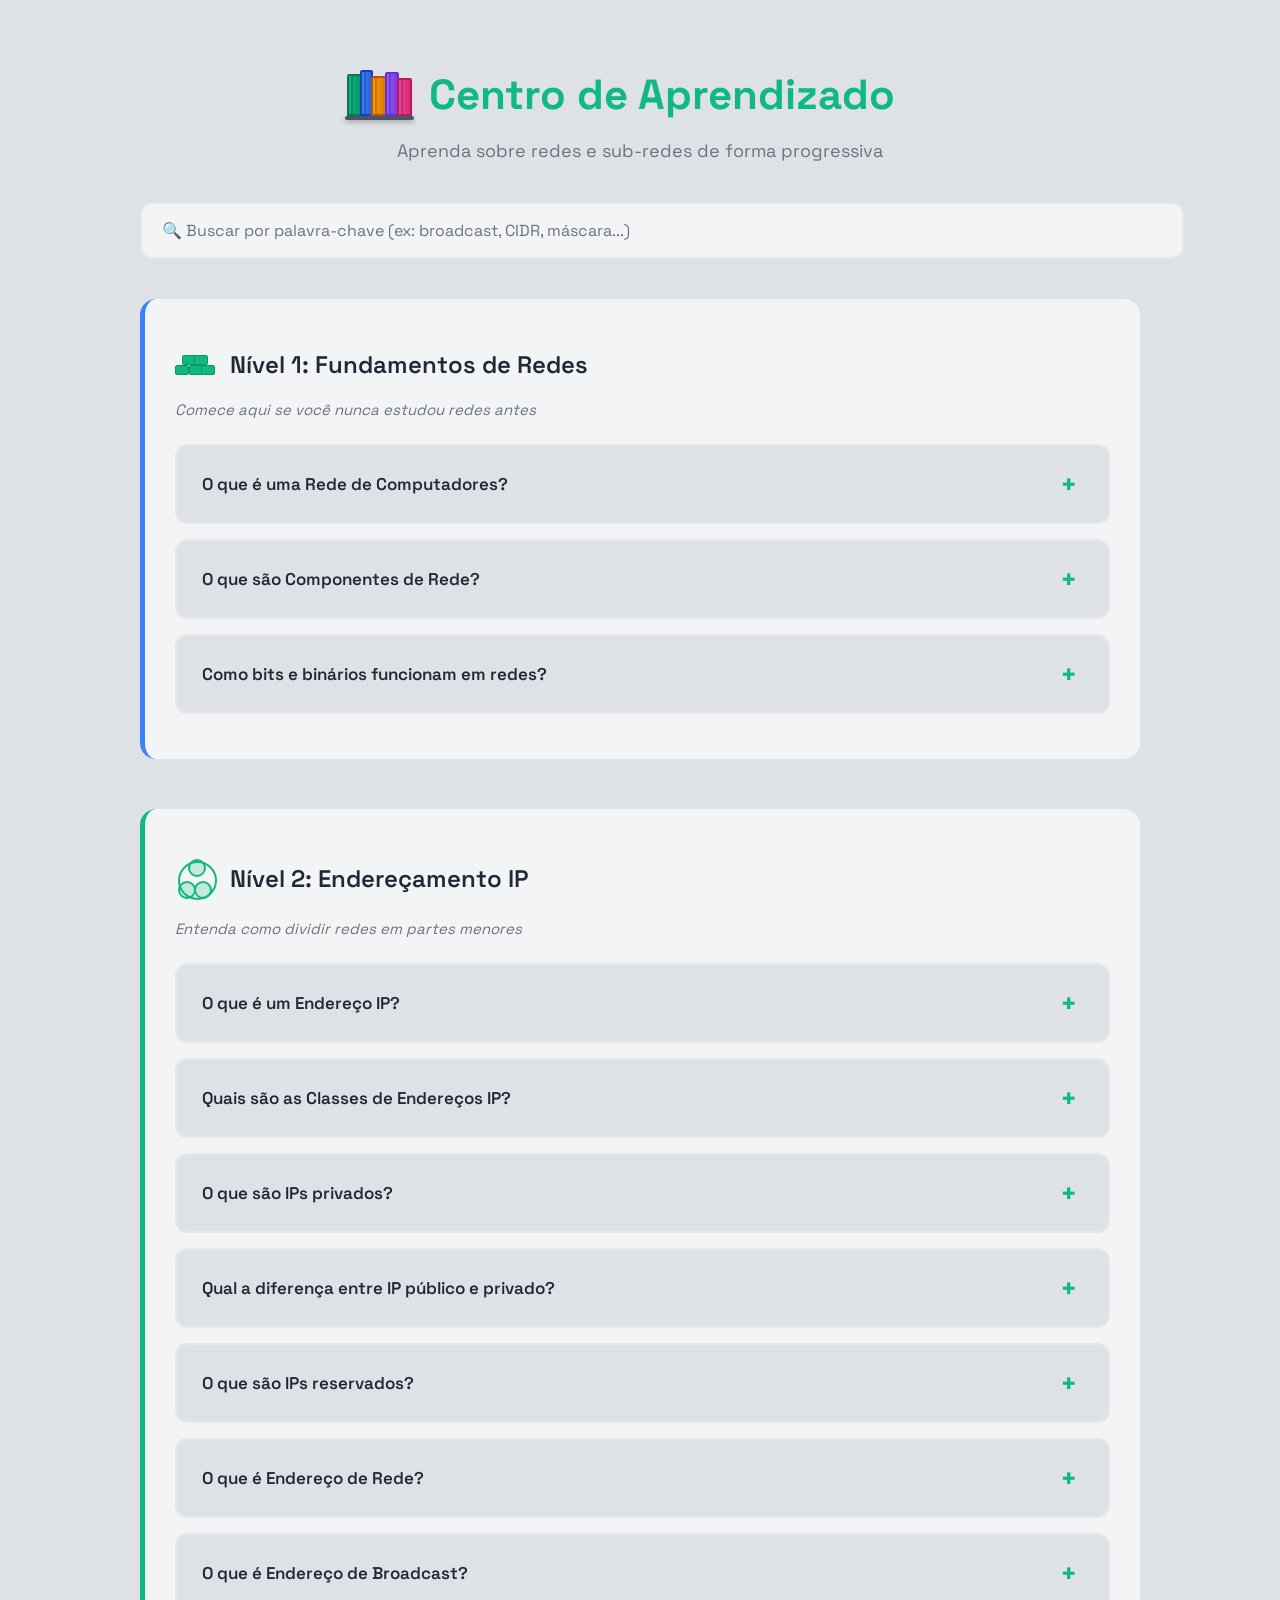
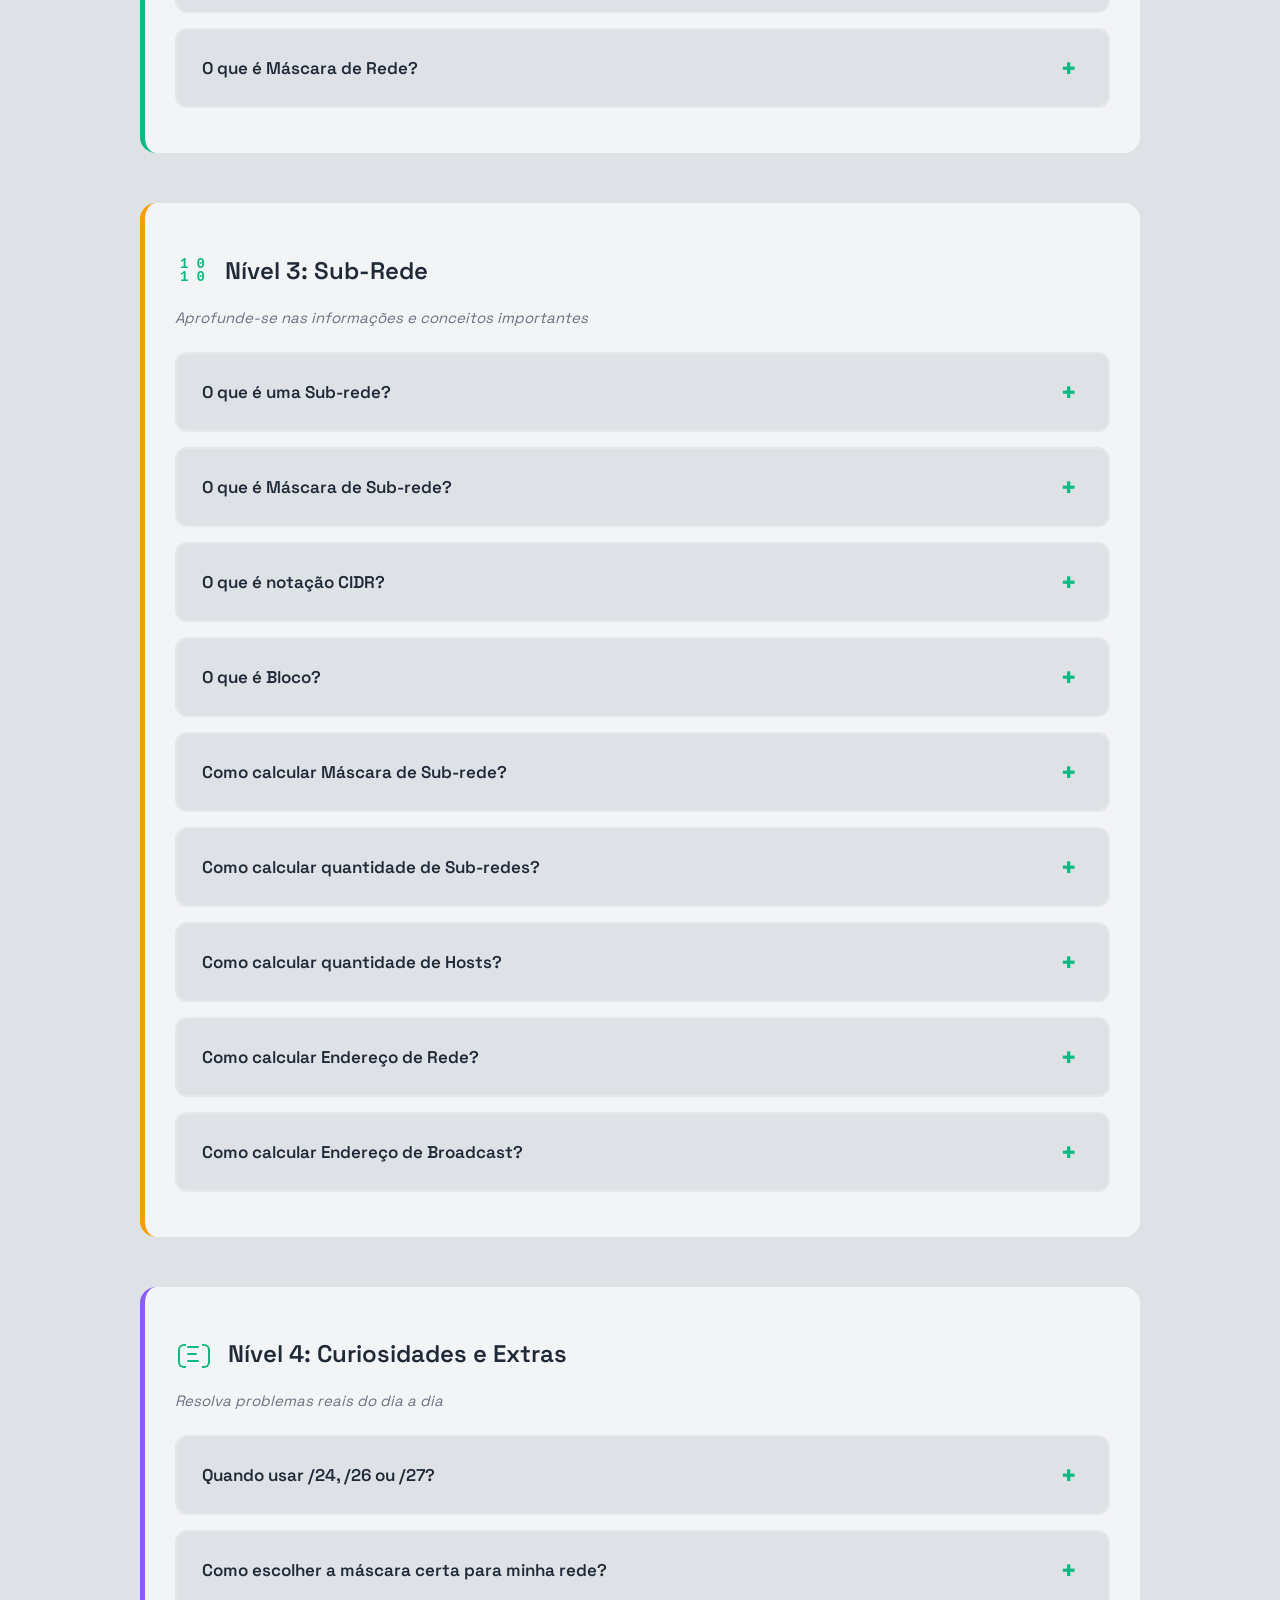
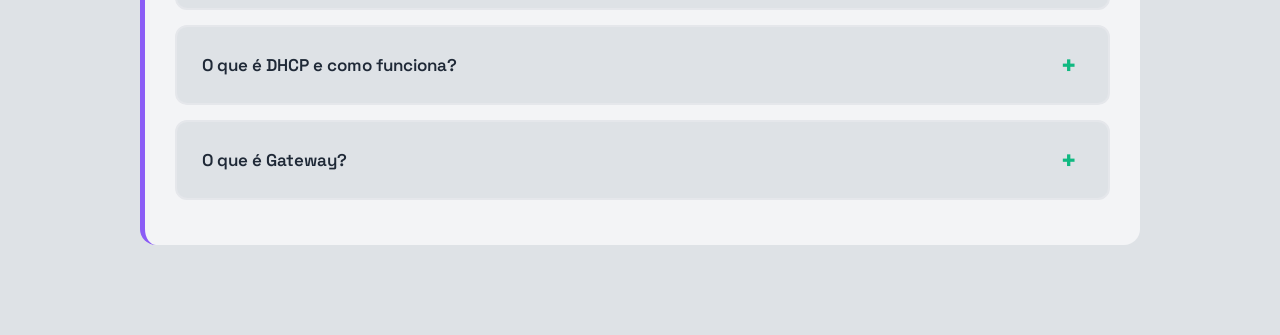
<file: pages/aprendizado.html>
<!DOCTYPE html>
<html lang="pt-BR">

<head>
    <meta charset="UTF-8">
    <meta name="viewport" content="width=device-width, initial-scale=1.0">
    <title>Aprendizado - Sub-redes</title>

    <link rel="stylesheet" href="../css/aprendizado.css">
    <link rel="stylesheet" href="../css/main_page.css">

    <link rel="preconnect" href="https://fonts.googleapis.com">
    <link rel="preconnect" href="https://fonts.gstatic.com" crossorigin>
    <link
        href="https://fonts.googleapis.com/css2?family=Space+Grotesk:wght@400;500;600;700&family=Space+Mono:wght@400;700&display=swap"
        rel="stylesheet">
</head>

<body>
    <div class="aprendizado-container">
        <h1>
            <div class="estante-icon">
                <div class="estante-bg"></div>
                <div class="livro"></div>
                <div class="livro"></div>
                <div class="livro"></div>
                <div class="livro"></div>
                <div class="livro"></div>
            </div>
            Centro de Aprendizado
        </h1>
        <p class="subtitulo">Aprenda sobre redes e sub-redes de forma progressiva</p>

        <div class="search-container">
            <input type="text" id="search-input"
                placeholder="🔍 Buscar por palavra-chave (ex: broadcast, CIDR, máscara...)">
        </div>

        <section class="categoria" data-nivel="fundamentos">
            <h2 class="categoria-titulo">
                <div class="icon-foundation-small">
                    <div class="foundation-block"></div>
                    <div class="foundation-block"></div>
                    <div class="foundation-block"></div>
                    <div class="foundation-block"></div>
                    <div class="foundation-block"></div>
                </div>
                Nível 1: Fundamentos de Redes
            </h2>
            <p class="categoria-desc">Comece aqui se você nunca estudou redes antes</p>

            <div class="faq-item" data-tags="rede computador basico">
                <div class="faq-pergunta">
                    <span>O que é uma Rede de Computadores?</span>
                    <span class="toggle-icon">+</span>
                </div>
                <div class="faq-resposta">
                    <p><strong>Definição simples:</strong> Uma rede de computadores é um conjunto de dispositivos
                        (computadores, celulares, servidores) conectados entre si para compartilhar informações e
                        recursos como dados, arquivos e internet.
                    </p>

                    <p><strong>Analogia:</strong> Pense na rede como o sistema de infraestrutura de uma cidade:
                    <ul>
                        <li>
                            Os <strong>Dispositivos</strong> (<strong>Hosts</strong>): São as casas e estabelecimentos
                            comerciais
                            que precisam de serviços.
                        </li>
                        <li>
                            Os <strong>Cabos/Wi-Fi</strong>: São os encanamentos e fiações que levam o recurso de um
                            ponto ao outro.
                        </li>
                        <li>
                            Os <strong>Dados</strong>: São o "<strong>recurso</strong>" (água, luz, gás) que flui
                            constantemente para
                            atender às demandas de cada ponto da cidade.
                        </li>
                    </ul>
                    </p>

                    <p><strong>Exemplos práticos:</strong></p>
                    <ul>
                        <li>Wi-Fi da sua casa conectando celular, notebook e smart TV</li>
                        <li>Rede de uma empresa conectando computadores dos funcionários</li>
                        <li>A própria Internet (rede mundial)</li>
                    </ul>
                </div>
            </div>


            <div class="faq-item" id="componentes-redes" data-tags="rede computador basico">
                <div class="faq-pergunta">
                    <span>O que são Componentes de Rede?</span>
                    <span class="toggle-icon">+</span>
                </div>
                <div class="faq-resposta">
                    <p>Componentes de rede são todos os elementos físicos (<strong>hardware</strong>) e lógicos
                        (<strong>software</strong>) que trabalham juntos para permitir a conexão e a troca de
                        informações.
                    </p>

                    Componentes:
                    <ul>
                        <li>
                            <strong>Dispositivos finais</strong> (hosts): referem-se aos dispositivos que serão
                            conectados em rede,
                            como: computadores, laptops, tablets, smartphones, telefones IP, impressoras IP e etc.
                        </li>
                        <li>
                            Os <strong>dispositivos de interconexão</strong> são: hubs, switchs e access points.
                        </li>
                        <ul>
                            <li>
                                HUB: Um hub é um elemento concentrador que transmite os dados recebidos
                                para todos os dispositivos conectados,
                                sem inteligência para direcionar o tráfego. Ele funciona como repetidor de sinal.
                            </li>
                            <li>
                                SWITCH: Um switch é um dispositivo que encaminha dados recebidos apenas
                                para o computador de destino.
                                Isso melhora o desempenho da rede.
                            </li>
                            <li>
                                ACESS POINT: Um Access Point (AP) é um dispositivo de
                                rede que permite que dispositivos como laptops, smartphones e
                                tablets se conectem a uma rede wi-fi.
                            </li>
                        </ul>
                        <li>
                            <strong>Recursos</strong>: São as informações ou equipamentos que serão compartilhadas
                            entre os dispositivos, como arquivos e impressora.
                        </li>
                        <li>
                            <strong>Meio de transmissão</strong>: são cabos (par trançado ou
                            fibra óptica) ou transmissão sem fio.
                        </li>
                        <li>
                            <strong>Protocolo</strong>: é um conjunto de regras e procedimentos
                            (linguagem) que controlam a troca de dados entre os dispositivos da
                            rede.
                        </li>
                    </ul>
                </div>
            </div>

            <div class="faq-item" data-tags="bits binario conversao calculo">
                <div class="faq-pergunta">
                    <span>Como bits e binários funcionam em redes?</span>
                    <span class="toggle-icon">+</span>
                </div>
                <div class="faq-resposta">
                    <p><strong>O que são bits?</strong> Bits são a menor unidade de informação
                        (<strong>0</strong> ou <strong>1</strong>). Computadores só entendem binário!
                    </p>

                    <p><strong>Por que isso importa em redes?</strong></p>
                    <p>Cada número do IP (0-255) é representado por <strong>8 bits</strong> em binário.</p>

                    <p class="exemplo-codigo">
                        Decimal: 192<br>
                        Binário: 11000000<br><br>

                        Decimal: 168<br>
                        Binário: 10101000
                    </p>

                    <p><strong>Tabela de conversão de pesos (valores de cada posição):</strong></p>
                    <table class="exemplo-codigo" border="1" cellpadding="10" cellspacing="0">
                        <tr>
                            <th bgcolor="#608b8b">Posição: </th>
                            <td align="center">128</td>
                            <td align="center">64</td>
                            <td align="center">32</td>
                            <td align="center">16</td>
                            <td align="center">8</td>
                            <td align="center">4</td>
                            <td align="center">2</td>
                            <td align="center">1</td>
                        </tr>

                        <tr>
                            <th bgcolor="#608b8b">Binário: </th>
                            <td align="center">1</td>
                            <td align="center">1</td>
                            <td align="center">0</td>
                            <td align="center">0</td>
                            <td align="center">0</td>
                            <td align="center">0</td>
                            <td align="center">0</td>
                            <td align="center">0</td>
                        </tr>
                    </table>

                    <p><strong>Como usar:</strong> Some os valores onde tem "1"<br>
                        128 + 64 = 192
                    </p>

                    <p><strong>Por que aprender isso?</strong> Para calcular sub-redes manualmente e entender máscaras!
                    </p>
                </div>
            </div>
        </section>


        <section class="categoria" data-nivel="subredes">
            <h2 class="categoria-titulo">
                <div class="icon-network-divide-small">
                    <div class="network-main"></div>
                    <div class="subnet-piece"></div>
                    <div class="subnet-piece"></div>
                    <div class="subnet-piece"></div>
                </div>
                Nível 2: Endereçamento IP
            </h2>
            <p class="categoria-desc">Entenda como dividir redes em partes menores</p>

            <div class="faq-item" data-tags="ip endereco identificacao">
                <div class="faq-pergunta">
                    <span>O que é um Endereço IP?</span>
                    <span class="toggle-icon">+</span>
                </div>
                <div class="faq-resposta">
                    <p><strong>Definição:</strong> IP (Internet Protocol) é o endereço único que identifica cada
                        dispositivo em uma rede, como se fosse o endereço de uma casa.</p>

                    <p><strong>Formato:</strong></p>
                    <ul>
                        <li>Um IPv4 possui <strong>32</strong> bits, e tem 4 números separados por pontos, cada um
                            variando de 0 a
                            255.
                        </li>
                    </ul>
                    <p class="exemplo-codigo">Exemplo: 192.168.1.10 / Cálculo: <span>(2<sup>8</sup>)<sup>4</sup></span>
                        = 4.294.967.296 endereços</p>
                    <ul>
                        <li>Já um IPv6 possui <strong>128</strong> bits, e tem 8 grupos de caracteres separados por
                            dois-pontos,
                            cada um variando de 0000 a FFFF.</li>
                    </ul>
                    <p class="exemplo-codigo">Exemplo: 2001:0db8:85a3:0000:0000:8a2e:0370:7334</p>
                    <p class="exemplo-codigo">
                        Cálculo: <span>(2<sup>32</sup>)<sup>4</sup></span> =
                        340.282.366.920.938.000.000.000.000.000.000.000.000 endereços
                    </p>

                    <p><strong>Por que preciso disso?</strong> Sem endereço IP, os computadores não saberiam para onde
                        enviar os dados, é como tentar enviar uma carta sem endereço. Caso dois computadores tivessem o
                        mesmo IP,
                        seria como duas casas com o mesmo endereço, o carteiro não saberia onde entregar!</p>

                    <p><strong>Curiosidade:</strong> O IPv6 foi criado porque os endereços IPv4
                        estão acabando! Seu desenvolvimento e quantidade real ainda está em andamento.</p>
                </div>
            </div>


            <div class="faq-item" id="classe-ip" data-tags="classes ip tipos range">
                <div class="faq-pergunta">
                    <span>Quais são as Classes de Endereços IP?</span>
                    <span class="toggle-icon">+</span>
                </div>
                <div class="faq-resposta">
                    <p><strong>IPs são divididos em classes (A, B, C) para organização:</strong></p>

                    <div class="tabela-classes">
                        <p><strong>Classe A:</strong> 1.0.0.0 até 126.255.255.255</p>
                        <ul>
                            <li>Para redes MUITO grandes (até 16,7 milhões de dispositivos)</li>
                            <li>Exemplo: grandes provedores de internet</li>
                        </ul>

                        <p><strong>Classe B:</strong> 128.0.0.0 até 191.255.255.255</p>
                        <ul>
                            <li>Para redes médias (até 65.534 dispositivos)</li>
                            <li>Exemplo: universidades, empresas grandes</li>
                        </ul>

                        <p><strong>Classe C:</strong> 192.0.0.0 até 223.255.255.255</p>
                        <ul>
                            <li>Para redes pequenas (até 254 dispositivos)</li>
                            <li>Exemplo: sua casa, escritórios pequenos</li>
                            <li>192.168.X.X é o mais comum em redes domésticas!</li>
                        </ul>
                    </div>
                </div>
            </div>

            <div class="faq-item" data-tags="classes ip tipos range">
                <div class="faq-pergunta">
                    <span>O que são IPs privados?</span>
                    <span class="toggle-icon">+</span>
                </div>
                <div class="faq-resposta">
                    <p>
                        Os <strong>IPs privados</strong> são apenas pequenas <strong>fatias reservadas</strong> dentro
                        de
                        cada uma das classes de IP.
                        Eles foram "retirados" do uso público para que qualquer pessoa pudesse usá-los em suas redes
                        locais sem causar conflito na internet.
                    </p>

                    <div class="tabela-classes">
                        <p class="exemplo-codigo">
                            <strong>Classe A:</strong> 10.0.0.0 até 10.255.255.255
                            <br><br>
                            <strong>Classe B:</strong> 172.16.0.0 a 172.31.255.255
                            <br><br>
                            <strong>Classe C:</strong> 192.168.0.0 a 192.168.255.255
                        </p>

                        <p>
                            <strong>CUIDADO!: </strong>Classe de IP e IP Privado não são exatamente a mesma coisa!
                        </p>

                        <p>
                            <strong>Analogia: </strong>As classes A, B e C são "<strong>bairros inteiros</strong>",
                            enquanto Os IPsprivados são apenas
                            "<strong>algumas casas específicas</strong>" dentro de cada bairro que foram reservadas para
                            uso interno.
                        </p>
                    </div>
                </div>
            </div>


            <div class="faq-item" data-tags="publica privada diferenca tipo">
                <div class="faq-pergunta">
                    <span>Qual a diferença entre IP público e privado?</span>
                    <span class="toggle-icon">+</span>
                </div>
                <div class="faq-resposta">
                    <p><strong>IP Público:</strong></p>
                    <ul>
                        <li>Único em toda a Internet (<strong>não pode repetir</strong>)</li>
                        <li>Fornecido pelo provedor de Internet</li>
                        <li>Acessível de qualquer lugar do mundo</li>
                        <li>Usado por servidores web, sites</li>
                        <li>Exemplo: <strong>200.150.10.50</strong></li>
                    </ul>

                    <p><strong>IP Privado:</strong></p>
                    <ul>
                        <li>Usado apenas DENTRO da sua rede local</li>
                        <li>Pode repetir em outras redes (<strong>não tem problema!</strong>)</li>
                        <li>NÃO funciona diretamente na Internet</li>
                        <li>Usado em casas, empresas, escolas</li>
                    </ul>
                </div>
            </div>


            <div class="faq-item" data-tags="classes ip tipos range">
                <div class="faq-pergunta">
                    <span>O que são IPs reservados?</span>
                    <span class="toggle-icon">+</span>
                </div>
                <div class="faq-resposta">
                    <p>
                        Os <strong>IPs reservados </strong> são um termo geral para qualquer faixa de endereço que não
                        está
                        disponível para a atribuição pública na internet. Isso inclui, além dos <strong>IPs privados
                        </strong>outras
                        faixas com finalidades especiais, como:
                    </p>

                    <ul>
                        <li>
                            <strong>Endereço de Rede:</strong> O número da rede é o <strong>primeiro IP</strong>. Por
                            isso, o IP da
                            rede não é utilizado para endereçar máquinas,
                            ficando reservado para essa função.
                            <br><br>
                        </li>
                        <li>
                            <strong>Endereço de broadcast:</strong> O <strong>último IP</strong> dessa mesma faixa é
                            reservado para a
                            função de broadcast, que permite enviar um pacote de dados para todas as máquinas
                            simultaneamente.
                            <br><br>
                        </li>
                    </ul>

                    <div class="tabela-classes">
                        <p class="exemplo-codigo">
                            <strong>Outros exemplos:</strong> Algumas faixas de IPs são reservadas exclusivamente para
                            provedores de internet
                            como: 100.64.0.0 a 100.127.255.255.
                        </p>
                    </div>
                    <p>
                        <strong>CUIDADO!: </strong>Todo IP privado é um IP reservado, mas nem todo IP reservado é um IP
                        privado!
                    </p>
                </div>
            </div>


            <div class="faq-item" data-tags="broadcast rede comunicacao">
                <div class="faq-pergunta">
                    <span>O que é Endereço de Rede?</span>
                    <span class="toggle-icon">+</span>
                </div>
                <div class="faq-resposta">
                    <p>O endereço de rede é o <strong>primeiro endereço IP</strong> de uma sub-rede,
                        ele não representa um
                        aparelho individual (um computador ou celular), mas sim a "<strong>identidade</strong>" da
                        própria sub-rede onde eles
                        estão inseridos. É o primeiro endereço de qualquer intervalo e serve para que o mundo externo
                        saiba como encontrar
                        aquele conjunto de máquinas.
                    </p>

                    <p><strong>Analogia:</strong> Imagine que você quer enviar uma carta para uma casa em um bairro
                        específico.:
                    <ul>
                        <li>
                            O <strong>Endereço de Rede</strong> é como o CEP do bairro.
                        </li>
                        <li>Ele não diz exatamente em qual casa a carta deve chegar, mas diz aos correios para qual
                            região da cidade a carta deve ser enviada.
                        </li>
                        <li>
                            Se o CEP (<strong>Rede</strong>) estiver certo, a carta chega ao bairro; lá dentro, o
                            carteiro
                            (<strong>Switch/Roteador Local</strong>) olha o número da casa (<strong>IP do Host</strong>)
                            para finalizar a entrega.
                    </ul>
                    </p>

                    <p><strong>Exemplo:</strong> Vamos usar o IP <strong>172.17.3.11</strong> com a máscara
                        /<strong>22</strong></p>
                    <ul>
                        <li>
                            O endereço de rede deste IP é <strong>172.17.0.0</strong>, isso significa que
                            <strong>qualquer dispositivo
                            </strong> que comece com essa identificação faz parte da mesma
                            "<strong>comunidade</strong>".
                        </li>
                        <li>
                            É através do endereço de rede que os roteadores da internet decidem para onde encaminhar os
                            dados antes mesmo de saberem quem é o destinatário final.
                        </li>
                    </ul>

                    <p><strong>Por que ele é essencial?</strong>
                        Sem o endereço de rede, a internet seria um caos. Os roteadores precisariam conhecer o caminho
                        para cada
                        bilhão de dispositivos individuais. Com o endereço de rede, eles só precisam saber o caminho
                        para os "bairros"
                        (<strong>redes</strong>). Ele permite dividir uma rede grande em <strong>sub-redes
                            menores</strong>.
                        Isso ajuda a conter problemas
                        (como um vírus que se espalha) dentro de um único "bairro", sem afetar a cidade inteira.
                    </p>
                </div>
            </div>


            <div class="faq-item" data-tags="broadcast rede comunicacao">
                <div class="faq-pergunta">
                    <span>O que é Endereço de Broadcast?</span>
                    <span class="toggle-icon">+</span>
                </div>
                <div class="faq-resposta">
                    <p>
                        O broadcast é o <strong>último endereço IP</strong> de uma sub-rede,
                        usado para enviar
                        dados para <strong>TODOS</strong> os dispositivos da rede ao mesmo tempo.
                    </p>

                    <p><strong>Analogia:</strong>
                        Imagine que uma <strong>sub-rede</strong> é um prédio comercial:
                    <ul>
                        <li>
                            <strong>Endereço de Rede</strong>: É o nome do prédio no mapa.
                        </li>
                        <li>
                            <strong>Endereços de Host</strong>: São as salas individuais onde as pessoas trabalham (ex:
                            Sala 310).
                            Cada pessoa recebe sua mensagem privada.
                        </li>
                        <li>
                            <strong>Endereço de Broadcast</strong>: É o sistema de alto-falantes instalado em todos os
                            corredores e salas.
                        </li>
                    </ul>
                    Quando alguém usa o microfone da recepção para anunciar: "<strong>Atenção, o dono do carro placa
                        XYZ, por favor,
                        compareça à portaria</strong>", essa mensagem não é enviada para uma pessoa específica. Ela é
                    transmitida pelo
                    "<strong>canal de broadcast</strong>" para que todos no prédio ouçam <strong>ao mesmo
                        tempo</strong>.
                    </p>

                    <p><strong>Exemplo:</strong>
                        Uma sub-rede configurada com o endereço <strong>172.17.0.0</strong> /<strong>22</strong>.
                        Dentro dela, temos o seguinte cenário:</p>
                    <ul>
                        <li>
                            O endereço de rede 172.17.0.0 (<strong>O ponto de partida/identificador do grupo</strong>).
                        </li>
                        <li>
                            O IP de um host (Exemplo): 172.17.3.10 (<strong>Um dispositivo específico, como seu
                                computador</strong>).
                        </li>
                        <li>
                            O endereço de broadcast <strong>172.17.3.255</strong> (<strong>O ponto final/identificador
                                de anúncio</strong>).
                        </li>
                    </ul>
                    </p>

                    <p>
                        Se o computador <strong>172.17.3.10</strong> enviar um pacote de dados para o destino
                        <strong>172.17.3.255</strong>, ele não está tentando falar
                        com uma pessoa só. Ele está enviando uma mensagem para <strong>todos os dispositivos</strong>
                        que estão no intervalo entre <strong>172.17.0.1</strong> e <strong>172.17.3.254</strong>.
                    </p>

                    <p>
                        Todo dispositivo conectado a essa rede "<strong>escuta</strong>" dois endereços IP: o seu
                        próprio IP individual
                        (<strong>host</strong>) e o endereço de broadcast. Se chegar algo para o broadcast, o
                        dispositivo sabe que aquela
                        informação é do <strong>interesse de todos</strong>.
                    </p>

                    <p><strong>Por que existe?</strong>
                        Sem o endereço de broadcast, um dispositivo novo que entrasse na rede estaria "cego". Ele usa o
                        broadcast para anunciar
                        sua presença e perguntar: "<strong>Alguém aí pode me dar um endereço?</strong>" ou "<strong>Onde
                            está a impressora?</strong>".
                        Como ele ainda não conhece ninguém, ele envia para o <strong>172.17.3.255</strong> para garantir
                        que todos ouçam seu pedido.
                    </p>
                </div>
            </div>


            <div class="faq-item" data-tags="mascara subrede identificacao">
                <div class="faq-pergunta">
                    <span>O que é Máscara de Rede?</span>
                    <span class="toggle-icon">+</span>
                </div>
                <div class="faq-resposta">
                    <p>
                        A máscara de rede é o valor que define qual parte do endereço IP
                        identifica a rede e qual parte identifica os hosts. Ela também permite
                        separar a rede em sub-redes e determina o tamanho de cada uma.

                    <ul>
                        <li>
                            Cada bit 1 da máscara informa a parte do endereço IP que é usada para a rede
                            e cada bit 0 informa a parte do endereço IP que é usada para os hosts.
                        </li>
                    </ul>
                    </p>

                    <table class="exemplo-codigo" border="1" cellpadding="10" cellspacing="0">
                        <tr>
                            <th bgcolor="#608b8b">Classe</th>
                            <th bgcolor="#608b8b">Máscara</th>
                            <th bgcolor="#608b8b">Máscara em binário</th>
                        </tr>
                        <tr>
                            <td align="center">A</td>
                            <td align="center"><strong>255.0.0.0</strong></th>
                            <td align="center">11111111.00000000.00000000.00000000</td>
                        </tr>

                        <tr>
                            <td align="center">B</td>
                            <td align="center"><strong>255.255.0.0</strong></th>
                            <td align="center">11111111.11111111.00000000.00000000</td>
                        </tr>

                        <tr>
                            <td align="center">C</td>
                            <td align="center"><strong>255.255.255.0</strong></th>
                            <td align="center">11111111.11111111.11111111.00000000</td>
                        </tr>
                    </table>
                </div>
            </div>
        </section>


        <section class="categoria" data-nivel="tecnico">
            <h2 class="categoria-titulo">
                <div class="icon-binary-small">
                    <div class="binary-digit">1</div>
                    <div class="binary-digit">0</div>
                    <div class="binary-digit">1</div>
                    <div class="binary-digit">0</div>
                </div>
                Nível 3: Sub-Rede
            </h2>
            <p class="categoria-desc">Aprofunde-se nas informações e conceitos importantes</p>


            <div class="faq-item" data-tags="subrede divisao segmentacao">
                <div class="faq-pergunta">
                    <span>O que é uma Sub-rede?</span>
                    <span class="toggle-icon">+</span>
                </div>
                <div class="faq-resposta">
                    <p><strong>Definição:</strong> Uma sub-rede é uma divisão lógica de uma rede maior em partes
                        menores e mais gerenciáveis. Imagine-a como uma rede menor dentro de uma grande rede.
                    </p>

                    <p><strong>Analogia:</strong> Imagine que uma rede é uma grande metrópole. Um carteiro deseja
                        entregar
                        uma encomenda, porém sem uma direção clara, encontrar uma casa específica
                        (<strong>dispositivo</strong>)
                        seria impossível, o mesmo teria que bater de porta em porta até encontrar o destinatário.
                        Todavia, como a
                        metrópole é divida em bairros (<strong>sub-redes</strong>), o esforço da procura é diminuido a
                        uma <strong>região menor</strong>.
                    </p>

                    <p><strong>Por que dividir uma rede em sub-redes?</strong> Em redes de computadores, cada
                        dispositivo
                        tem um endereço IP. Sem sub-redes, todos os dispositivos estariam em um único "espaço",
                        o que causaria caos no tráfego e riscos de segurança.
                    </p>

                    <p class="exemplo-codigo"><strong>Exemplo prático:</strong>
                        <br><br>
                        <img src="../assets/pics/sub-rede_ex.png" alt="Imagem de uma Sub-rede">
                    </p>

                    <p><strong>DICA!:</strong> Entenda os <strong>switches</strong> como os respectivos bairros
                        (<strong>sub-rede</strong>),
                        e cada <strong>dispositivo</strong> dentro deles como as respectivas casas daquele bairro em
                        espécifico.
                    </p>
                </div>
            </div>


            <div class="faq-item" data-tags="mascara subrede identificacao">
                <div class="faq-pergunta">
                    <span>O que é Máscara de Sub-rede?</span>
                    <span class="toggle-icon">+</span>
                </div>
                <div class="faq-resposta">
                    <p><strong>Definição:</strong> A máscara de sub-rede define qual parte do IP identifica a rede e
                        qual parte identifica o host (<strong>dispositivo</strong>).</p>

                    <p><strong>Para que serve?</strong> A principal função da máscara de sub-rede é permitir que os
                        computadores e roteadores determinem se um endereço IP de <strong>destino</strong> está na mesma
                        rede local ou
                        se precisa ser enviado para fora (através de um roteador para outra rede ou para a Internet).
                    </p>

                    <p><strong>Analogia:</strong>
                        Imagine que o endereço IP completo é a combinação do nome do edifício e o número do apartamento.
                    <ul>
                        <li>
                            O <strong>Endereço IP</strong>: Av. Paulista, 1000 - Apto 51.
                        </li>
                        <li>
                            A <strong>Máscara de Sub-rede</strong>: É o <strong>divisor</strong> que separa o
                            <strong>endereço da
                                rede</strong>
                            (o edifício) do <strong>endereço do host</strong> (o apartamento).
                            <ul>
                                <li>
                                    Ela "aponta" para a parte "Av. Paulista, 1000" e diz: "<strong>Isso é o
                                        edifício</strong>".
                                </li>
                                <li>
                                    Ela "aponta" para a parte "Apto 51" e diz: "<strong>Isso é o apartamento</strong>".
                                </li>
                            </ul>
                        </li>
                        <li>
                            Quando você recebe uma encomenda, a máscara ajuda o carteiro a saber:
                            <ul>
                                <li>
                                    "Estou no edifício certo?" (<strong>Verifica a parte da rede</strong>).
                                </li>
                                <li>
                                    "Qual é o apartamento certo?" (<strong>Verifica a parte do host</strong>).
                                </li>
                            </ul>
                        </li>
                    </ul>
                    </p>
                    <br>
                    <p><strong>Exemplo:</strong>
                        Considere um computador com o IP <strong>192.168.1.10</strong> e a máscara /<strong>24</strong>
                        (<strong>255.255.255.0</strong>).
                        A máscara indica que os primeiros três octetos
                        (<strong>192.168.1</strong>)
                        identificam a <strong>rede</strong>. O último octeto (<strong>10</strong>) identifica o
                        <strong>host</strong>.
                        Todos os dispositivos que tiverem o mesmo prefixo de rede (<strong>192.168.1</strong>) estão na
                        <strong>mesma rede local</strong>
                        e podem se comunicar diretamente.
                    </p>
                </div>
            </div>


            <div class="faq-item" id="cidr-subrede" data-tags="subrede divisao segmentacao">
                <div class="faq-pergunta">
                    <span>O que é notação CIDR?</span>
                    <span class="toggle-icon">+</span>
                </div>
                <div class="faq-resposta">
                    <p>A <strong>notação CIDR</strong> é uma forma simplificada e compacta de representar a
                        <strong>máscara de sub-rede</strong> de um endereço IP,
                        indicando o número de bits que pertencem à <strong>porção de rede</strong>. Em vez de escrever a
                        máscara completa
                        em formato decimal pontuado (como <strong>255.255.255.0</strong>),
                        você usa uma barra (<strong>/</strong>) seguida por um número. Esse número, chamado de
                        <strong>prefixo de rede</strong> é a contagem de todos os <strong>bits
                            1</strong> consecutivos na máscara binária.
                    </p>

                    <p class="exemplo-codigo"><strong>Exemplo prático:</strong>
                        <br><br>
                        255.0.0.0 -> 11111111.00000000.00000000.00000000 = /<strong>8</strong> (Possui 8 números 1)
                        <br><br>
                        255.255.0.0 -> 11111111.11111111.00000000.00000000 = /<strong>16</strong> (Possui 16 números 1)
                        <br><br>
                        255.255.255.0 -> 11111111.11111111.11111111.00000000 = /<strong>24</strong> (Possui 24 números
                        1)
                        <br><br>
                        255.255.255.255 -> 11111111.11111111.11111111.11111111 = /<strong>32</strong> (Possui 32 números
                        1)
                    </p>
                    <p><strong>Por que usar?</strong> A notação CIDR simplifica a configuração de dispositivos e a
                        comunicação,
                        pois é muito mais fácil dizer "<strong>vinte e quatro</strong>" do que "<strong>duzentos e
                            cinquenta e
                            cinco</strong>, <strong>duzentos e cinquenta e cinco</strong>, <strong>duzentos e cinquenta
                            e cinco</strong>, <strong>zero</strong>".
                    </p>
                    <p><strong>Outros exemplos:</strong>

                    <p class="exemplo-codigo">
                        /24 = 255.255.255.0 = 254 hosts<br>
                        /25 = 255.255.255.128 = 126 hosts<br>
                        /26 = 255.255.255.192 = 62 hosts<br>
                        /27 = 255.255.255.224 = 30 hosts<br>
                        /28 = 255.255.255.240 = 14 hosts
                    </p>

                    <p><strong>Regra prática:</strong> Quanto <strong>MAIOR</strong> o número após a barra,
                        <strong>MENOR</strong> a rede (menos hosts).
                    </p>
                    </p>
                </div>
            </div>


            <div class="faq-item" data-tags="mascara subrede identificacao">
                <div class="faq-pergunta">
                    <span>O que é Bloco?</span>
                    <span class="toggle-icon">+</span>
                </div>
                <div class="faq-resposta">
                    <p>
                        O BLOCO é o tamanho do “pedaço” em que a rede foi dividida. Quanto maior a máscara (/),
                        menor é o tamanho do bloco. Ele serve para descobrir onde começa e onde termina cada sub-rede.
                        Ou seja: o BLOCO define os intervalos (faixas) de endereços.
                    </p>

                    <ul>
                        <li>
                            BLOCO = 256 − valor do octeto quebrado da máscara
                        </li>
                    </ul>

                    <table class="exemplo-codigo" border="1" cellpadding="10" cellspacing="0">
                        <tr>
                            <th bgcolor="#608b8b">Máscara</th>
                            <th bgcolor="#608b8b">Prefixo</th>
                            <th bgcolor="#608b8b">256 - máscara</th>
                            <th bgcolor="#608b8b">BLOCO</th>
                        </tr>
                        <tr>
                            <td align="center">255.355.255.128</td>
                            <td align="center">/25</td>
                            <td align="center">256 - 128</td>
                            <td align="center">128</td>
                        </tr>

                        <tr>
                            <td align="center">255.355.255.192</td>
                            <td align="center">/26</td>
                            <td align="center">256 - 192</td>
                            <td align="center">64</td>
                        </tr>

                        <tr>
                            <td align="center">255.355.255.224</td>
                            <td align="center">/27</td>
                            <td align="center">256 - 224</td>
                            <td align="center">32</td>
                        </tr>

                        <tr>
                            <td align="center">255.355.255.240</td>
                            <td align="center">/28</td>
                            <td align="center">256 - 240</td>
                            <td align="center">16</td>
                        </tr>
                    </table>

                    Prática:

                    <p>
                        Depois de descobrir o bloco, usamos ele para montar as faixas de valores.
                        Assim encontramos em qual intervalo o IP está.
                    <ul>
                        <li>
                            Cada intervalo começa em um múltiplo do bloco.
                        </li>
                    </ul>
                    </p>

                    Exemplo:

                    <p>
                        Se o bloco é 64 → os intervalos ficam assim:

                    <p class="exemplo-codigo">
                        0------64------128-----192------256 <br>
                        |------|-------|--------|--------|→ (limite)
                    </p>
                    </p>

                    <p>
                        Agora, se o IP for, por exemplo, 77:

                    <ul>
                        <li>
                            0 — 63 → 1ª sub-rede
                        </li>
                        <li>
                            64 — 127 → 2ª sub-rede (77 está aqui)
                        </li>
                        <li>
                            128 — 191 → 3ª sub-rede
                        </li>
                        <li>
                            192 — 255 → 4ª sub-rede
                        </li>
                    </ul>

                    Portanto:

                    <p>77 ∈ 64–127 → rede = 64 / broadcast = 127</p>
                    </p>
                </div>
            </div>


            <div class="faq-item" id="calculo-mascara-subrede" data-tags="calculo manual subrede divisao">
                <div class="faq-pergunta">
                    <span>Como calcular Máscara de Sub-rede?</span>
                    <span class="toggle-icon">+</span>
                </div>
                <div class="faq-resposta">
                    <p><strong>Passo 1:</strong> Entender o prefixo CIDR e a estrutura do IP</p>
                    <p>Um endereço IPv4 tem 32 bits no total, divididos em 4 octetos (<strong>grupos de 8
                            bits</strong>).
                        Neste exemplo usaremos o endereço IP <strong>222.125.44.20</strong> e o prefixo CIDR
                        /<strong>17</strong>.
                        <br><br>
                        O /17 nos diz que <strong>17</strong> desses <strong>32</strong> bits são fixados para
                        identificar a <strong>rede</strong>.
                        O restante (<strong>32 - 17 = 15</strong>) é usado para identificar os
                        <strong>hosts</strong>
                        (dispositivos) dentro dessa rede.
                    </p>

                    <p><strong>Passo 2:</strong> Converter a máscara de rede para binário</p>
                    <p>A máscara de sub-rede é criada colocando '<strong>1</strong>' em todos os bits de rede e
                        '<strong>0</strong>' em todos os bits de host.</p>

                    <table class="exemplo-codigo" border="0" align="center">
                        <tr>
                            <td nowrap>
                                Máscara binária = 11111111.11111111.10000000.00000000
                            </td>
                        </tr>
                        <tr>
                            <td align="center">
                                17 uns (bits de rede) + 15 zeros (bits de host)
                            </td>
                        </tr>
                    </table>
                    <ul>
                        <li>
                            <strong>1º Octeto</strong>: 8 bits de rede (11111111)
                        </li>
                        <li>
                            <strong>2º Octeto</strong>: 8 bits de rede (11111111)
                        </li>
                        <li>
                            <strong>3º Octeto</strong>: 1 bit de rede + 7 bits de host (10000000)
                        </li>
                        <li>
                            <strong>4º Octeto</strong>: 8 bits de host (00000000)
                        </li>
                    </ul>
                    <p><strong>Passo 3:</strong> Converter a máscara de binário para decimal</p>
                    <p>Agora, convertemos cada octeto binário de volta para o <strong>formato decimal</strong>,
                        usando
                        os valores de
                        <strong>potência de 2</strong>
                        de acordo com a tabela:
                    </p>
                    <table class="exemplo-codigo" border="1" cellpadding="10" cellspacing="0">
                        <tr>
                            <th bgcolor="#608b8b">Número de IP possíveis</th>
                            <td align="center">256</td>
                            <td align="center">256</td>
                            <td align="center">256</td>
                            <td align="center">256</td>
                            <td align="center">256</td>
                            <td align="center">256</td>
                            <td align="center">256</td>
                            <td align="center">256</td>
                        </tr>

                        <tr>
                            <th bgcolor="#608b8b">CIDR</th>
                            <td align="center">-128 (2<sup>7</sup>)</td>
                            <td align="center">-64 (2<sup>6</sup>)</td>
                            <td align="center">-32 (2<sup>5</sup>)</td>
                            <td align="center">-16 (2<sup>4</sup>)</td>
                            <td align="center">-8 (2<sup>3</sup>)</td>
                            <td align="center">-4 (2<sup>2</sup>)</td>
                            <td align="center">-2 (2<sup>1</sup>)</td>
                            <td align="center">-1 (2<sup>0</sup>)</td>
                        </tr>

                        <tr>
                            <th bgcolor="#608b8b">Máscara variável</th>
                            <td align="center"><b>128</b></td>
                            <td align="center"><b>192</b></td>
                            <td align="center"><b>224</b></td>
                            <td align="center"><b>240</b></td>
                            <td align="center"><b>248</b></td>
                            <td align="center"><b>252</b></td>
                            <td align="center"><b>254</b></td>
                            <td align="center"><b>255</b></td>
                        </tr>
                    </table>

                    <p>Usando a tabela:</p>
                    <ul>
                        <li>
                            1º Octeto (<strong>11111111</strong>): (<strong>128+64+32+16+8+4+2+1 = 255</strong>).
                        </li>
                        <li>
                            2º Octeto (<strong>11111111</strong>): (<strong>255</strong>).
                        </li>
                        <li>
                            3º Octeto (<strong>10000000</strong>): Apenas o bit de valor 128 está "ligado" (é 1),
                            então
                            o valor é (<strong>128</strong>).
                        </li>
                        <li>
                            4º Octeto (<strong>00000000</strong>): Todos os bits estão "desligados" (são 0), então o
                            valor é (<strong>0</strong>).
                        </li>
                    </ul>
                    <p><strong>Resultado</strong>: Juntando os 4 octetos, a máscara de sub-rede calculada para o
                        prefixo
                        /<strong>17</strong> é <strong>255.255.128.0</strong>.
                    </p>
                </div>
            </div>


            <div class="faq-item" data-tags="calculo manual subrede divisao">
                <div class="faq-pergunta">
                    <span>Como calcular quantidade de Sub-redes?</span>
                    <span class="toggle-icon">+</span>
                </div>
                <div class="faq-resposta">
                    <p><strong>Passo 1:</strong> Identificar a fórmula base</p>
                    <p class="exemplo-codigo">A fórmula para calcular o número de sub-redes é:
                        <strong><span>2<sup>n</sup></span>
                    </p></strong></p>

                    <p>Onde <strong>n</strong> é a quantidade de <strong>bits de rede</strong> extras (representados
                        por
                        <strong>1</strong>) emprestados do octeto que foi "quebrado" ou modificado
                        na máscara original.
                    </p>

                    <p><strong>Passo 2:</strong> Transformar em Binário</p>
                    <p>Teremos como exemplo o endereço IP <strong>172.16.0.0</strong> (<strong>Classe B</strong>) e
                        a
                        máscara de sub-rede <strong>255.255.192.0</strong></p>

                    <p>Pegamos a máscara e usamos na tabela de pesos de bit:</p>

                    <table class="exemplo-codigo" border="1" cellpadding="10" cellspacing="0">
                        <tr>
                            <th bgcolor="#608b8b">Posição: </th>
                            <td align="center">128</td>
                            <td align="center">64</td>
                            <td align="center">32</td>
                            <td align="center">16</td>
                            <td align="center">8</td>
                            <td align="center">4</td>
                            <td align="center">2</td>
                            <td align="center">1</td>
                        </tr>
                    </table>

                    <p>Convertendo o primeiro octeto: Para atingir o valor <strong>255</strong>, precisamos que
                        <strong>todos</strong> os bits estejam "ligados" (valor <strong>1</strong>).
                    </p>
                    <ul>
                        <li>
                            128 + 64 + 32 + 16 + 8 + 4 + 2 + 1 = <strong>255</strong>
                        </li>
                        <li>
                            Binário: <strong>11111111</strong>
                        </li>
                    </ul>

                    <p>Como o segundo octeto também é 255, a lógica é a mesma.</p>

                    <p>Convertendo o terceiro octeto: Para atingir o valor <strong>192</strong>, precisamos dos valores de bit
                        que resultam neste valor específico.
                    </p>
                    <ul>
                        <li>
                            128 + 64 + 0 + 0 + 0 + 0 + 0 + 0 = <strong>192</strong>
                        </li>
                        <li>
                            Binário: <strong>11000000</strong>
                        </li>
                    </ul>

                    <p>Convertendo o ultimo octeto: Aqui não há muito segredo, para atingir o valor
                        <strong>0</strong>,
                        precisamos que <strong>todos os bits</strong>
                        estejam desligados (valor 0).
                    </p>
                    <ul>
                        <li>
                            0 + 0 + 0 + 0 + 0 + 0 + 0 + 0 = <strong>0</strong>
                        </li>
                        <li>
                            Binário: <strong>00000000</strong>
                        </li>
                    </ul>

                    <p>Ao juntar os octetos convertidos, obtemos a máscara em binário:
                        <strong>11111111.11111111.11000000.00000000</strong>
                    </p>

                    <p><strong>Passo 3:</strong> Encontrar o valor de n</p>
                    Devemos olhar para o <strong>octeto quebrado</strong>, que nesse caso é o terceiro octeto
                    (<strong>11000000</strong>).
                    <ul>
                        <li>
                            Neste octeto, há <strong>dois bits 1</strong> extra que foi emprestado para a porção de
                            rede.
                        </li>
                        <li>
                            Portanto, n = <strong>2</strong>.
                        </li>
                    </ul>

                    <p><strong>Passo 4:</strong> Aplicar na fórmula</p>
                    <p>Substituímos <strong>n</strong> na fórmula: <strong>2²</strong>, que é igual a
                        <strong>4</strong>, ou seja: 4 sub-redes.
                    </p>
                </div>
            </div>


            <div class="faq-item" id="calculo-hosts-subrede" data-tags="calculo manual subrede divisao">
                <div class="faq-pergunta">
                    <span>Como calcular quantidade de Hosts?</span>
                    <span class="toggle-icon">+</span>
                </div>
                <div class="faq-resposta">
                    <p><strong>Passo 1:</strong> Identificar a fórmula base</p>
                    <p class="exemplo-codigo">A fórmula para calcular o número de hosts é:
                        <strong><span>2<sup>n</sup></span>-2
                    </p></strong></p>

                    <p>Onde <strong>n</strong> é a quantidade de <strong>bits de host</strong> (representados por
                        <strong>0</strong>) do octeto,
                        na máscara original.
                    </p>

                    <p><strong>Passo 2:</strong> Transformar em Binário</p>
                    <p>Teremos como exemplo o endereço IP <strong>172.16.0.0</strong> (<strong>Classe B</strong>) e
                        a
                        máscara de sub-rede
                        <strong>255.255.192.0</strong>.
                    </p>

                    <p>Pegamos a máscara e usamos na tabela de pesos de bit:</p>

                    <table class="exemplo-codigo" border="1" cellpadding="10" cellspacing="0">
                        <tr>
                            <th bgcolor="#608b8b">Posição: </th>
                            <td align="center">128</td>
                            <td align="center">64</td>
                            <td align="center">32</td>
                            <td align="center">16</td>
                            <td align="center">8</td>
                            <td align="center">4</td>
                            <td align="center">2</td>
                            <td align="center">1</td>
                        </tr>
                    </table>

                    <p>Convertendo o primeiro octeto: Para atingir o valor <strong>255</strong>, precisamos que
                        <strong>todos</strong> os bits estejam "ligados" (valor <strong>1</strong>).
                    </p>
                    <ul>
                        <li>
                            128 + 64 + 32 + 16 + 8 + 4 + 2 + 1 = <strong>255</strong>
                        </li>
                        <li>
                            Binário: <strong>11111111</strong>
                        </li>
                    </ul>

                    <p>Como o segundo octeto também é 255, a lógica é a mesma.</p>

                    <p>Convertendo o terceiro octeto: Para atingir o valor <strong>128</strong>, precisamos apenas
                        do
                        <strong>primeiro bit</strong> ligado.
                    </p>
                    <ul>
                        <li>
                            128 + 64 + 0 + 0 + 0 + 0 + 0 + 0 = <strong>192</strong>
                        </li>
                        <li>
                            Binário: <strong>11000000</strong>
                        </li>
                    </ul>

                    <p>Convertendo o ultimo octeto: Aqui não há muito segredo, para atingir o valor
                        <strong>0</strong>,
                        precisamos que <strong>todos os bits</strong>
                        estejam desligados (valor 0).
                    </p>
                    <ul>
                        <li>
                            0 + 0 + 0 + 0 + 0 + 0 + 0 + 0 = <strong>0</strong>
                        </li>
                        <li>
                            Binário: <strong>00000000</strong>
                        </li>
                    </ul>

                    <p>Ao juntar os octetos convertidos, obtemos a máscara em binário:
                        <strong>11111111.11111111.11000000.00000000</strong>
                    </p>

                    <p><strong>Passo 3:</strong> Encontrar o valor de n</p>
                    Contando a <strong>quantidade total</strong> de números <strong>0</strong> que nesse caso começa
                    no
                    terceiro octeto, temos que n = <strong>14</strong>.

                    <p><strong>Passo 4:</strong> Aplicar na fórmula</p>
                    <p>Substituímos <strong>n</strong> na fórmula: <strong><span>2<sup>14</sup></span>-2</strong>,
                        que é
                        igual a <strong>16.382</strong>, ou seja: 16.382 hosts.</p>
                </div>
            </div>


            <div class="faq-item" id="calculo-ip-rede" data-tags="calculo manual subrede divisao">
                <div class="faq-pergunta">
                    <span>Como calcular Endereço de Rede?</span>
                    <span class="toggle-icon">+</span>
                </div>
                <div class="faq-resposta">
                    <p>Teremos como exemplo o endereço IP <strong>222.125.44.20</strong> (<strong>Classe C</strong>)
                        e a
                        máscara de sub-rede
                        /<strong>17</strong>.
                    </p>
                    <p><strong>Passo 1:</strong> Converter o Endereço IP em Binário</p>

                    <p>Pegamos a máscara e usamos na tabela de pesos de bit:</p>

                    <table class="exemplo-codigo" border="1" cellpadding="10" cellspacing="0">
                        <tr>
                            <th bgcolor="#608b8b">Posição: </th>
                            <td align="center">128</td>
                            <td align="center">64</td>
                            <td align="center">32</td>
                            <td align="center">16</td>
                            <td align="center">8</td>
                            <td align="center">4</td>
                            <td align="center">2</td>
                            <td align="center">1</td>
                        </tr>
                    </table>

                    <p>Convertendo o primeiro octeto: Para atingir o valor <strong>222</strong>.</p>
                    <ul>
                        <li>
                            128 + 64 + 32 + 0 + 0 + 0 + 0 + 0 = <strong>224</strong> (Podemos perceber
                            que o valor excedeu ao que realmente precisamos, vamos refazer a lógica mentalmente para
                            chegar em 222).
                            <ul>
                                <li>
                                    128 + 64 + 0 + 16 + 8 + 4 + 2 + 0 = <strong>222</strong>
                                </li>
                                <li>
                                    Binário: <strong>11011110</strong> (O <strong>0</strong> significa que não foi
                                    usado
                                    os valores das posições daquele
                                    bit, ou seja, não usamos nem <strong>32</strong> e nem <strong>1</strong> da
                                    tabela).
                                </li>
                            </ul>
                        </li>
                    </ul>
                    <p>Convertendo o segundo octeto: Para atingir o valor <strong>125</strong>.</p>
                    <ul>
                        <li>
                            0 + 64 + 32 + 16 + 8 + 4 + 1 = 125
                        </li>
                        <li>
                            Binário: <strong>01111101</strong>.
                        </li>
                    </ul>

                    <p>Convertendo o terceiro octeto: Para atingir o valor <strong>44</strong>.</p>
                    <ul>
                        <li>
                            0 + 0 + 32 + 0 + 8 + 4 + 0 + 0 = <strong>44</strong>
                        </li>
                        <li>
                            Binário: <strong>00101100</strong>
                        </li>
                    </ul>

                    <p>Convertendo o último octeto: Para atingir o valor <strong>20</strong>.</p>
                    <ul>
                        <li>
                            0 + 0 + 0 + 16 + 0 + 4 + 0 + 0 = <strong>20</strong>
                        </li>
                        <li>
                            Binário: <strong>00010100</strong>
                        </li>
                    </ul>

                    <p>Ao juntar os octetos convertidos, obtemos a máscara em binário:
                        <strong>11011110.01111101.00101100.00010100</strong>
                    </p>

                    <p><strong>Passo 2:</strong> Converter a Máscara de Sub-rede em Binário</p>

                    <p>Em seguida, convertemos para binário a máscara de sub-rede, que é /17 (17 bits
                        "<strong>1</strong>" para rede, 15 bits "<strong>0</strong>" para host)</p>

                    <p><strong>Resultado:</strong> 11111111.11111111.10000000.00000000</p>

                    <p><strong>Passo 3:</strong> Encontrar o Endereço de Rede</p>

                    <p>Aplicamos a operação <strong>AND</strong> bit a bit entre o IP e a Máscara binários.
                    <ul>
                        <li>
                            Se ambos os bits forem 1, o resultado é <strong>1</strong>.
                        </li>
                        <li>
                            Em qualquer outro caso (1 e 0, 0 e 1, ou 0 e 0), o resultado é <strong>0</strong>.
                        </li>
                    </ul>

                    <table class="exemplo-codigo" border="1" cellpadding="10" cellspacing="0">
                        <tr>
                            <td align="center">11011110.01111101.00101100.00010100</td>
                            <th bgcolor="#608b8b">(IP)</th>
                        </tr>

                        <tr>
                            <td align="center">11111111.11111111.10000000.00000000</td>
                            <th bgcolor="#608b8b">(Máscara)</th>
                        </tr>
                        <tr>
                            <td align="center">11011110.01111101.00000000.00000000</td>
                            <th bgcolor="#608b8b">(Resultado)</th>
                        </tr>
                    </table>
                    </p>

                    <p><strong>Passo 4:</strong> Converter de Volta para Decimal</p>
                    <p>Usando novamente a tabela de pesos de bit, somamos os valores de bit <strong>1</strong>
                        de cada octeto:
                    <ul>
                        <li>
                            Primeiro octeto (11011110): 128 + 64 + 0 + 16 + 8 + 4 + 2 + 0 = <strong>222</strong>
                        </li>
                        <li>
                            Segundo octeto (01111101): 0 + 64 + 32 + 16 + 8 + 4 + 0 + 1 = <strong>125</strong>
                        </li>
                        <li>
                            Terceiro octeto (00000000): 0 + 0 + 0 + 0 + 0 + 0 + 0 + 0 = <strong>0</strong>
                        </li>
                        <li>
                            Quarto octeto (00000000): 0 + 0 + 0 + 0 + 0 + 0 + 0 + 0 = <strong>0</strong>
                        </li>
                    </ul>
                    </p>
                    <p>Endereço de Rede obtido: <strong>222.125.0.0</strong></p>
                </div>
            </div>


            <div class="faq-item" id="calculo-broadcast" data-tags="calculo manual broadcast">
                <div class="faq-pergunta">
                    <span>Como calcular Endereço de Broadcast?</span>
                    <span class="toggle-icon">+</span>
                </div>
                <div class="faq-resposta">
                    <p>Teremos como exemplo o endereço IP <strong>172.17.0.0</strong> (<strong>Classe B</strong>) e
                        a
                        máscara de sub-rede /<strong>22</strong>.
                    </p>

                    <p><strong>Alerta!: </strong> É necessário ter o <strong>endereço de rede</strong> em
                        <strong>binário</strong> do endereço IP para calcular o broadcast.
                    </p>

                    <p><strong>Passo 1:</strong> Identificar a Máscara e a Porção de Host</p>
                    Precisamos da máscara em binário para saber exatamente quais bits pertencem à porção de host
                    (os bits <strong>0</strong> no final da máscara).

                    <p class="exemplo-codigo">A máscara é /22 (22 bits "<strong>1</strong>" para rede, 10 bits
                        "<strong>0</strong>" para host)</p>
                    </p>

                    <p><strong>Resultado: </strong> 11111111.11111111.11111100.00000000</p>
                    </p>

                    <p><strong>Passo 2:</strong> Transformar todos os Bits de Host em Binário <strong>1</strong></p>
                    Para encontrar o endereço de broadcast, é necessário ter o endereço de rede calculado, no caso
                    do IP
                    <strong>172.17.0.0</strong> é:
                    <strong>10101100.00010001.00000000.00000000</strong>, como citado anteriormente a máscara /22
                    possui
                    10 bits para hosts, com isso
                    o processo se torna garantir que os <strong>últimos 10 bits</strong>, da direita para a
                    esquerda,
                    sejam bits <strong>1</strong>.

                    <table class="exemplo-codigo" border="1" cellpadding="10" cellspacing="0">
                        <tr>
                            <td align="center">10101100.00010001.00000000.00000000</td>
                            <th bgcolor="#608b8b">(Endereço de Rede 172.17.0.0)</th>
                        </tr>

                        <tr>
                            <td align="center">10101100.00010001.000000<strong>11.11111111</strong></td>
                            <th bgcolor="#608b8b">(Resultado)</th>
                        </tr>
                    </table>
                    </p>

                    <p><strong>Passo 3: </strong>Converter o Resultado de Volta para Decimal</p>
                    Pegamos o resultado e usamos na tabela de pesos de bit:

                    <table class="exemplo-codigo" border="1" cellpadding="10" cellspacing="0">
                        <tr>
                            <th bgcolor="#608b8b">Posição: </th>
                            <td align="center">128</td>
                            <td align="center">64</td>
                            <td align="center">32</td>
                            <td align="center">16</td>
                            <td align="center">8</td>
                            <td align="center">4</td>
                            <td align="center">2</td>
                            <td align="center">1</td>
                        </tr>
                    </table>

                    <ul>
                        <li>
                            Primeiro octeto (10101100): 128 + 0 + 32 + 0 + 8 + 4 + 0 + 0 = <strong>172</strong>
                        </li>
                        <li>
                            Segundo octeto (00010001): 0 + 0 + 0 + 16 + 0 + 0 + 0 + 1 = <strong>17</strong>
                        </li>
                        <li>
                            Terceiro octeto (00000011): 0 + 0 + 0 + 0 + 0 + 0 + 2 + 1 = <strong>3</strong>
                        </li>
                        <li>
                            Quarto octeto (11111111): 128 + 64 + 32 + 16 + 8 + 4 + 2 + 1 = <strong>255</strong>
                        </li>
                    </ul>

                    Endereço de Broadcast obtido: <strong>172.17.3.255</strong>
                    </p>
                </div>
            </div>
        </section>


        <section class="categoria" data-nivel="pratico">
            <h2 class="categoria-titulo">
                <div class="icon-code-run-small">
                    <div class="code-bracket"></div>
                    <div class="code-bracket"></div>
                    <div class="code-line"></div>
                    <div class="code-line"></div>
                    <div class="code-line"></div>
                </div>
                Nível 4: Curiosidades e Extras
            </h2>
            <p class="categoria-desc">Resolva problemas reais do dia a dia</p>

            <div class="faq-item" data-tags="escolher mascara tamanho rede">
                <div class="faq-pergunta">
                    <span>Quando usar /24, /26 ou /27?</span>
                    <span class="toggle-icon">+</span>
                </div>
                <div class="faq-resposta">
                    <p><strong>Escolha baseada no número de dispositivos:</strong></p>

                    <p><strong>/24 (255.255.255.0) = 254 hosts</strong></p>
                    <ul>
                        <li>Use para: Redes grandes (empresa média, escola)</li>
                        <li>Exemplo: 200 computadores + impressoras + servidores</li>
                    </ul>

                    <p><strong>/26 (255.255.255.192) = 62 hosts</strong></p>
                    <ul>
                        <li>Use para: Departamentos, pequenas empresas</li>
                        <li>Exemplo: 50 dispositivos em um setor</li>
                    </ul>

                    <p><strong>/27 (255.255.255.224) = 30 hosts</strong></p>
                    <ul>
                        <li>Use para: Equipes pequenas, salas específicas</li>
                        <li>Exemplo: 25 computadores em uma sala</li>
                    </ul>

                    <p><strong>/30 (255.255.255.252) = 2 hosts</strong></p>
                    <ul>
                        <li>Use para: Conexões ponto-a-ponto entre roteadores</li>
                        <li>Exemplo: Ligar dois roteadores (não desperdiça IPs)</li>
                    </ul>

                    <p><strong>Dica:</strong> Sempre deixe espaço pra crescimento! Se precisa de 50 hosts hoje, use /26
                        (62 hosts), não /27 (30 hosts).</p>
                </div>
            </div>

            <div class="faq-item" data-tags="escolher cidr planejamento rede">
                <div class="faq-pergunta">
                    <span>Como escolher a máscara certa para minha rede?</span>
                    <span class="toggle-icon">+</span>
                </div>
                <div class="faq-resposta">
                    <p><strong>Passo a passo para decidir:</strong></p>

                    <p><strong>1. Conte os dispositivos</strong></p>
                    <ul>
                        <li>Computadores</li>
                        <li>Celulares/tablets</li>
                        <li>Impressoras</li>
                        <li>Servidores</li>
                        <li>IoT (câmeras, sensores)</li>
                    </ul>

                    <p><strong>2. Adicione margem de crescimento (30-50%)</strong></p>
                    <p>Exemplo: 40 dispositivos hoje → planeje para 60</p>

                    <p><strong>3. Escolha o CIDR que comporta</strong></p>
                    <p class="exemplo-codigo">
                        Preciso de 60 hosts → /26 (62 hosts) ✓<br>
                        Preciso de 100 hosts → /25 (126 hosts) ✓<br>
                        Preciso de 20 hosts → /27 (30 hosts) ✓
                    </p>

                    <p><strong>4. Considere segmentação</strong></p>
                    <p>Melhor: 4 sub-redes /27 (30 hosts cada)<br>
                        Do que: 1 rede /24 (254 hosts) bagunçada</p>

                    <p><strong>Regra de ouro:</strong> Nem muito grande (desperdício) nem muito pequeno (sem espaço pra
                        crescer)!</p>
                </div>
            </div>

            <div class="faq-item" data-tags="dhcp ip automatico dinamico">
                <div class="faq-pergunta">
                    <span>O que é DHCP e como funciona?</span>
                    <span class="toggle-icon">+</span>
                </div>
                <div class="faq-resposta">
                    <p><strong>DHCP = Dynamic Host Configuration Protocol</strong></p>

                    <p><strong>O que faz?</strong> Distribui IPs automaticamente para dispositivos que se conectam à
                        rede.</p>

                    <ul>
                        <li>
                            <strong>Sem DHCP:</strong> Você teria que configurar IP manualmente em CADA dispositivo
                            (chato!)
                        </li>
                        <li>
                            <strong>Com DHCP:</strong> Conectou no Wi-Fi? Pronto, já ganhou um IP automaticamente!
                        </li>
                    </ul>

                    <p><strong>Como funciona (simplificado):</strong></p>
                    <ol>
                        <li>Dispositivo se conecta: "<strong>Oi! Preciso de um IP!</strong>"</li>
                        <li>Servidor DHCP: "<strong>Aqui está: 192.168.1.50</strong>"</li>
                        <li>Dispositivo: "Obrigado!" (usa esse IP)</li>
                        <li>Quando desconecta, o IP volta pro "pool" de disponíveis</li>
                    </ol>

                    <p><strong>Informações distribuídas pelo DHCP:</strong></p>
                    <ul>
                        <li>Endereço IP</li>
                        <li>Máscara de sub-rede</li>
                        <li>Gateway padrão</li>
                        <li>Servidores DNS</li>
                    </ul>
                </div>
            </div>


            <div class="faq-item" data-tags="classes ip tipos range">
                <div class="faq-pergunta">
                    <span>O que é Gateway?</span>
                    <span class="toggle-icon">+</span>
                </div>
                <div class="faq-resposta">
                    <p>Um <strong>Gateway</strong> é um endereço que serve como o <strong>ponto de saída</strong>
                        e <strong>entrada</strong> para dados que viajam entre redes diferentes.
                    </p>

                    <p><strong>Analogia:</strong> Pense nele como um tradutor universal: se o seu computador fala
                        "Português"
                        (rede local) e o site que você quer acessar fala "Inglês" (Internet), o gateway traduz os
                        protocolos
                        para que a comunicação ocorra sem erros.
                    </p>

                    <p><strong>Exemplo:</strong> Em redes domésticas, o endereço do gateway costuma ser o primeiro da
                        sub-rede
                        (como <strong>192.168.0.1</strong> ou <strong>192.168.1.1</strong>).
                    </p>

                    <p><strong>Exemplos de Uso:</strong></p>

                    <ul>
                        <li>
                            Conectar a sua rede à internet: O seu roteador doméstico funciona como o gateway padrão
                            (Default Gateway) que permite que seus dispositivos acessem a rede mundial.
                        </li>
                        <li>
                            Segurança e Filtragem: Atuar filtrando o tráfego que entra ou sai para proteger
                            a rede interna contra ameaças.
                        </li>
                        <li>
                            Gerenciar APIs: Em desenvolvimento de software, um API Gateway é usado para centralizar e
                            gerenciar
                            chamadas de diferentes serviços de back-end em um único ponto de entrada.
                        </li>
                    </ul>

                    <p><strong>Dica:</strong> O gateway pode ser qualquer IP! Contanto que pertença a mesma
                        <strong>sub-rede</strong> e
                        não seja um <strong>IP reservado</strong> (Endereço de rede, Endereço de broadcast, etc).
                    </p>
                </div>
            </div>
        </section>
    </div>

    <script src="../js/aprendizado.js"></script>
</body>

</html>
</file>
<file: css/aprendizado.css>
.aprendizado-container {
    max-width: 1000px;
    margin: 0 auto;
    padding: 40px 20px;
}

.aprendizado-container h1 {
    text-align: center;
    color: var(--color-accent);
    font-size: 42px;
    margin-bottom: 10px;
}

.subtitulo {
    text-align: center;
    color: var(--text-secondary);
    font-size: 18px;
    margin-bottom: 40px;
}

.search-container {
    margin-bottom: 40px;
}

h1 {
    display: flex;
    align-items: center;
    justify-content: center;
    gap: 15px;
}

.estante-icon {
    width: 69px;
    height: 50px;
    position: relative;
    flex-shrink: 0;
}

.estante-bg {
    width: 100%;
    height: 4px;
    background: #475569;
    position: absolute;
    bottom: 0;
    border-radius: 2px;
    box-shadow: 0 2px 5px rgba(0, 0, 0, 0.3);
}

.livro {
    position: absolute;
    bottom: 4px;
    border: 2px solid;
    border-radius: 2px 2px 0 0;
}

.livro::before {
    content: '';
    position: absolute;
    width: 2px;
    height: 100%;
    background: rgba(0, 0, 0, 0.2);
    left: 2px;
    top: 0;
}

.livro:nth-child(2) {
    width: 11px;
    height: 38px;
    left: 2px;
    background: linear-gradient(90deg, #10b981, #059669);
    border-color: #047857;
    animation: shelf-pulse1 5s ease-in-out infinite;
}

.livro:nth-child(3) {
    width: 9px;
    height: 42px;
    left: 15px;
    background: linear-gradient(90deg, #3b82f6, #2563eb);
    border-color: #1e40af;
    animation: shelf-pulse2 5s ease-in-out 0.5s infinite;
}

.livro:nth-child(4) {
    width: 12px;
    height: 36px;
    left: 26px;
    background: linear-gradient(90deg, #f59e0b, #d97706);
    border-color: #b45309;
    animation: shelf-pulse3 5s ease-in-out 1s infinite;
}

.livro:nth-child(5) {
    width: 10px;
    height: 40px;
    left: 40px;
    background: linear-gradient(90deg, #8b5cf6, #7c3aed);
    border-color: #6d28d9;
    animation: shelf-pulse4 5s ease-in-out 1.5s infinite;
}

.livro:nth-child(6) {
    width: 11px;
    height: 34px;
    left: 52px;
    background: linear-gradient(90deg, #ec4899, #db2777);
    border-color: #be185d;
    animation: shelf-pulse5 5s ease-in-out 2s infinite;
}

@keyframes shelf-pulse1 {
    0%, 100% { transform: translateY(0); filter: brightness(1); }
    50% { transform: translateY(-6px); filter: brightness(1.3); box-shadow: 0 6px 15px rgba(16, 185, 129, 0.6); }
}

@keyframes shelf-pulse2 {
    0%, 100% { transform: translateY(0); filter: brightness(1); }
    50% { transform: translateY(-6px); filter: brightness(1.3); box-shadow: 0 6px 15px rgba(59, 130, 246, 0.6); }
}

@keyframes shelf-pulse3 {
    0%, 100% { transform: translateY(0); filter: brightness(1); }
    50% { transform: translateY(-6px); filter: brightness(1.3); box-shadow: 0 6px 15px rgba(245, 158, 11, 0.6); }
}

@keyframes shelf-pulse4 {
    0%, 100% { transform: translateY(0); filter: brightness(1); }
    50% { transform: translateY(-6px); filter: brightness(1.3); box-shadow: 0 6px 15px rgba(139, 92, 246, 0.6); }
}

@keyframes shelf-pulse5 {
    0%, 100% { transform: translateY(0); filter: brightness(1); }
    50% { transform: translateY(-6px); filter: brightness(1.3); box-shadow: 0 6px 15px rgba(236, 72, 153, 0.6); }
}

body.dark-mode .estante-bg {
    background: #64748b;
}

#search-input {
    width: 100%;
    padding: 16px 20px;
    font-size: 16px;
    border: 2px solid var(--border-color);
    border-radius: 12px;
    background-color: var(--bg-secondary);
    color: var(--text-primary);
    font-family: 'Space Grotesk', sans-serif;
    transition: border-color 0.3s, box-shadow 0.3s;
}

#search-input:focus {
    outline: none;
    border-color: var(--color-accent);
    box-shadow: 0 0 0 3px rgba(16, 185, 129, 0.1);
}

#search-input::placeholder {
    color: var(--text-secondary);
}

.categoria {
    margin-bottom: 50px;
    padding: 30px;
    background: var(--bg-secondary);
    border-radius: 16px;
    border-left: 5px solid var(--color-accent);
    transition: all 0.3s ease;
}

.categoria[data-nivel="fundamentos"] {
    border-left-color: #3b82f6;
}

.categoria[data-nivel="sub-redes"] {
    border-left-color: #10b981;
}

.categoria[data-nivel="tecnico"] {
    border-left-color: #f59e0b;
}

.categoria[data-nivel="pratico"] {
    border-left-color: #8b5cf6;
}

.categoria[data-nivel="curiosidades"] {
    border-left-color: #ec4899;
}

.categoria-titulo {
    display: flex;
    align-items: center;
    gap: 15px;
}

.categoria-desc {
    margin: 0 0 25px 0;
    color: var(--text-secondary);
    font-size: 15px;
    font-style: italic;
}

.categoria-titulo {
    display: flex;
    align-items: center;
    gap: 15px;
    color: var(--text-primary);
}

.icon-foundation-small {
    width: 40px;
    height: 20px;
    position: relative;
    flex-shrink: 0;
}

.icon-foundation-small .foundation-block {
    width: 12px;
    height: 8px;
    background: #10b981;
    position: absolute;
    border: 1px solid #059669;
    border-radius: 2px;
}

.icon-foundation-small .foundation-block:nth-child(1) {
    bottom: 0;
    left: 0;
    animation: block-build 3s ease-in-out infinite;
}

.icon-foundation-small .foundation-block:nth-child(2) {
    bottom: 0;
    left: 14px;
    animation: block-build 3s ease-in-out 0.3s infinite;
}

.icon-foundation-small .foundation-block:nth-child(3) {
    bottom: 0;
    right: 0;
    animation: block-build 3s ease-in-out 0.6s infinite;
}

.icon-foundation-small .foundation-block:nth-child(4) {
    bottom: 10px;
    left: 7px;
    animation: block-build 3s ease-in-out 0.9s infinite;
}

.icon-foundation-small .foundation-block:nth-child(5) {
    bottom: 10px;
    right: 7px;
    animation: block-build 3s ease-in-out 1.2s infinite;
}

@keyframes block-build {
    0%, 20% {
        transform: translateY(40px);
        opacity: 0;
    }
    40%, 100% {
        transform: translateY(0);
        opacity: 1;
    }
}

.icon-network-divide-small {
    width: 40px;
    height: 40px;
    position: relative;
    flex-shrink: 0;
}

.icon-network-divide-small .network-main {
    width: 35px;
    height: 35px;
    border: 2px solid #10b981;
    border-radius: 50%;
    position: absolute;
    top: 2.5px;
    left: 2.5px;
    animation: network-split 4s ease-in-out infinite;
}

.icon-network-divide-small .subnet-piece {
    width: 14px;
    height: 14px;
    border: 2px solid #10b981;
    border-radius: 50%;
    position: absolute;
    background: rgba(16, 185, 129, 0.2);
}

.icon-network-divide-small .subnet-piece:nth-child(2) {
    top: 0;
    left: 13px;
    animation: subnet-separate1 4s ease-in-out infinite;
}

.icon-network-divide-small .subnet-piece:nth-child(3) {
    bottom: 0;
    left: 3px;
    animation: subnet-separate2 4s ease-in-out infinite;
}

.icon-network-divide-small .subnet-piece:nth-child(4) {
    bottom: 0;
    right: 3px;
    animation: subnet-separate3 4s ease-in-out infinite;
}

@keyframes network-split {
    0%, 100% { 
        opacity: 1;
        transform: scale(1);
    }
    50% { 
        opacity: 0.3;
        transform: scale(0.8);
    }
}

@keyframes subnet-separate1 {
    0%, 40% { 
        transform: translate(0, 0);
        opacity: 0;
    }
    60%, 100% { 
        transform: translate(0, -10px);
        opacity: 1;
    }
}

@keyframes subnet-separate2 {
    0%, 40% { 
        transform: translate(0, 0);
        opacity: 0;
    }
    60%, 100% { 
        transform: translate(-10px, 10px);
        opacity: 1;
    }
}

@keyframes subnet-separate3 {
    0%, 40% { 
        transform: translate(0, 0);
        opacity: 0;
    }
    60%, 100% { 
        transform: translate(10px, 10px);
        opacity: 1;
    }
}

.icon-binary-small {
    width: 35px;
    height: 35px;
    position: relative;
    font-family: monospace;
    font-size: 14px;
    font-weight: bold;
    color: #10b981;
    flex-shrink: 0;
}

.icon-binary-small .binary-digit {
    position: absolute;
    animation: binary-flip 2s ease-in-out infinite;
}

.icon-binary-small .binary-digit:nth-child(1) { 
    top: 3px; 
    left: 5px; 
    animation-delay: 0s; 
}

.icon-binary-small .binary-digit:nth-child(2) { 
    top: 3px; 
    right: 5px; 
    animation-delay: 0.5s; 
}

.icon-binary-small .binary-digit:nth-child(3) { 
    bottom: 3px; 
    left: 5px; 
    animation-delay: 1s; 
}

.icon-binary-small .binary-digit:nth-child(4) { 
    bottom: 3px; 
    right: 5px; 
    animation-delay: 1.5s; 
}

@keyframes binary-flip {
    0%, 100% { 
        transform: rotateY(0deg); 
        opacity: 1; 
    }
    50% { 
        transform: rotateY(180deg); 
        opacity: 0.5; 
    }
}

.icon-code-run-small {
    width: 38px;
    height: 35px;
    position: relative;
    flex-shrink: 0;
}

.icon-code-run-small .code-bracket {
    width: 6px;
    height: 20px;
    border: 2px solid #10b981;
    position: absolute;
    top: 7.5px;
}

.icon-code-run-small .code-bracket:nth-child(1) {
    left: 3px;
    border-right: none;
    border-radius: 6px 0 0 6px;
}

.icon-code-run-small .code-bracket:nth-child(2) {
    right: 3px;
    border-left: none;
    border-radius: 0 6px 6px 0;
}

.icon-code-run-small .code-line {
    width: 12px;
    height: 2px;
    background: #10b981;
    position: absolute;
    left: 12px;
    border-radius: 1px;
    animation: code-execute 2s ease-in-out infinite;
}

.icon-code-run-small .code-line:nth-child(3) { 
    top: 10px; 
    animation-delay: 0s; 
}

.icon-code-run-small .code-line:nth-child(4) { 
    top: 17px; 
    width: 10px; 
    animation-delay: 0.3s; 
}

.icon-code-run-small .code-line:nth-child(5) { 
    top: 24px; 
    width: 12px; 
    animation-delay: 0.6s; 
}

@keyframes code-execute {
    0%, 100% { 
        opacity: 0.4; 
        transform: translateX(0); 
    }
    50% { 
        opacity: 1; 
        transform: translateX(2px); 
    }
}

.question-mark-icon {
    width: 40px;
    height: 40px;
    position: relative;
    font-family: 'Arial Black', sans-serif;
    font-size: 40px;
    color: #10b981;
    font-weight: 900;
    animation: question-pulse 2s ease-in-out infinite;
    display: flex;
    align-items: center;
    justify-content: center;
    flex-shrink: 0;
    line-height: 1;
}

@keyframes question-pulse {
    0%, 100% { 
        transform: scale(1);
        filter: drop-shadow(0 0 5px rgba(16, 185, 129, 0.5));
    }
    50% { 
        transform: scale(1.15);
        filter: drop-shadow(0 0 20px rgba(16, 185, 129, 0.8));
    }
}

.faq-item {
    background: var(--bg-primary);
    border: 2px solid var(--border-color);
    border-radius: 12px;
    margin-bottom: 15px;
    overflow: hidden;
    transition: all 0.3s ease;
}

.faq-item:hover {
    border-color: var(--color-accent);
    box-shadow: 0 4px 12px rgba(16, 185, 129, 0.1);   
}

.faq-pergunta {
    display: flex;
    padding: 20px 25px;
    justify-content: space-between;
    align-items: center;
    cursor: pointer;
    user-select: none;
    font-weight: 600;
    font-size: 17px;
    color: var(--text-primary);
    transition: background-color 0.3s;
}

.faq-pergunta:hover {
    background-color: var(--bg-secondary);
}

.toggle-icon {
    font-size: 28px;
    font-weight: bold;
    color: var(--color-accent);
    min-width: 30px;
    text-align: center;
    transition: transform 0.3s ease;
}

.faq-item.active .toggle-icon {
    transform: rotate(45deg);
}

.faq-resposta {
    max-height: 0;
    overflow: hidden;
    transition: max-height 0.4s ease, padding 0.4s ease;
    padding: 0 25px;
}

.faq-item.active .faq-resposta {
    max-height: 2000px;
    padding: 0 25px 25px 25px;
}

.faq-resposta p {
    margin: 15px 0;
    line-height: 1.8;
    color: var(--text-primary);
}

.faq-resposta ul, .faq-resposta ol {
    margin: 10px 0 15px 20px;
    color: var(--text-primary);
}

.faq-resposta li {
    margin: 8px 0;
    line-height: 1.6;
}

.exemplo-codigo {
    background: var(--bg-secondary);
    border-left: 4px solid var(--color-accent);
    padding: 15px;
    font-family: 'Space Mono', monospace;
    font-size: 14px;
    border-radius: 6px;
    margin: 15px 0;
    overflow-x: auto;
    color: var(--text-primary);
}

.faq-resposta strong {
    color: var(--color-accent);
    font-weight: 600;
}

.tabela-classes {
    margin: 15px 0;
}

.no-results {
    text-align: center;
    padding: 40px;
    color: var(--text-secondary);
    font-size: 18px;
}

mark {
    background-color: var(--color-accent);
    color: var(--bg-primary);
    padding: 2px 4px;
    border-radius: 3px;
    font-weight: 600;
}

.faq-item.hidden {
    display: none;
}

.categoria.hidden {
    display: none;
}

* {
    scroll-behavior: smooth;
}


@keyframes destacar-topico {
  0% {
    box-shadow: 0 0 0 0 rgba(16, 185, 129, 0.7);
    transform: scale(1);
  }
  25% {
    box-shadow: 0 0 20px 10px rgba(16, 185, 129, 0.5);
    transform: scale(1.02);
  }
  50% {
    box-shadow: 0 0 30px 15px rgba(16, 185, 129, 0.3);
    transform: scale(1);
  }
  75% {
    box-shadow: 0 0 20px 10px rgba(16, 185, 129, 0.5);
    transform: scale(1.02);
  }
  100% {
    box-shadow: 0 0 0 0 rgba(16, 185, 129, 0);
    transform: scale(1);
  }
}


@media screen and (max-width: 1024px) {
    .aprendizado-container {
        width: 95%; 
        padding: 30px 20px; 
    }

    .aprendizado-container h1 {
        font-size: 32px;
        gap: 10px;
    }

    .estante-icon {
        transform: scale(0.9); /* Reduz levemente a estante */
    }

    .categoria {
        padding: 20px;
        margin-bottom: 30px;
    }

    .faq-pergunta {
        font-size: 16px;
        padding: 15px 20px;
    }
}

@media screen and (max-width: 800px) {
    .aprendizado-container h1 {
        flex-direction: column;
        text-align: center;
    }

    .categoria-titulo {
        font-size: 1.1em;
    }
}
</file>
<file: css/main_page.css>
:root {
  --bg-primary: #dee2e6;
  --bg-secondary: #f3f4f6;
  --title-primary: #ffffff;
  --text-primary: #1f2937;
  --text-secondary: #6b7280;
  --border-color: #e5e7eb;

  --color-accent: #10b981;
  --color-accent-hover: #059669;
  --color-accent-dark: #047857;
}

body {
  display: flex;
  flex-direction: column;
  align-items: center;
  min-height: 100vh;
  font-family: "Space Grotesk", sans-serif;
  background-color: var(--bg-primary);
  color: var(--text-primary);
  margin: 0;
  padding: 0;
  transition:
    background-color 0.3s ease,
    color 0.3s ease;
}

body.dark-mode {
  --bg-primary: #0f172a;
  --bg-secondary: #1e293b;
  --title-primary: #e0e7ff;
  --text-primary: #f1f5f9;
  --text-secondary: #94a3b8;
  --border-color: #334155;
}

h1 {
  color: var(--color-accent);
  padding-right: 40px;
  font-family: "Space Grotesk", sans-serif;
  font-weight: 700;
}

h2,
h3 {
  color: var(--title-primary);
  padding-right: 40px;
  font-family: "Space Grotesk", sans-serif;
  font-weight: 600;
}

.ip-display,
.result-table td,
.card-valor,
input[type="text"],
input[type="number"] {
  font-family: "Space Mono", monospace;
}

.input-dados {
  padding: 8px;
  border: 2px solid var(--color-accent);
  border-radius: 14px;
  margin: 5px;
}

.input-container {
  display: flex;
  flex-direction: row;
  align-items: flex-start;
  margin-bottom: 35px;
  padding-right: 70px;
  justify-content: center;
}

.fade-in-bottom {
  animation: fade-in-bottom 0.6s cubic-bezier(0.39, 0.575, 0.565, 1) both;
  text-align: center;
}

@keyframes fade-in-bottom {
  0% {
    transform: translateY(50px);
    opacity: 0;
  }
  100% {
    transform: translateY(0);
    opacity: 1;
  }
}

.ip-flow-background {
  position: fixed;
  top: 0;
  left: 0;
  width: 100%;
  height: 100%;
  z-index: -1;
  overflow: hidden;
  pointer-events: none;
  background: linear-gradient(
    135deg,
    var(--bg-primary) 0%,
    var(--bg-secondary) 50%,
    var(--bg-primary) 100%
  );
}

.ip-flutuante {
  position: absolute;
  font-family: "Space Mono", monospace;
  font-size: 11px;
  color: var(--color-accent);
  opacity: 0;
  white-space: nowrap;
  animation: ip-drift linear infinite;
}

@keyframes ip-drift {
  0% {
    transform: translateX(-100px) rotate(0deg);
    opacity: 0;
  }
  10% {
    opacity: 0.6;
  }
  90% {
    opacity: 0.6;
  }
  100% {
    transform: translateX(calc(100vw + 100px)) rotate(5deg);
    opacity: 0;
  }
}

body.dark-mode .ip-flutuante {
  opacity: 0;
}

body.dark-mode .ip-flutuante {
  color: var(--color-accent);
}

body.dark-mode .ip-flow-background {
  background: linear-gradient(135deg, #0f172a 0%, #1e293b 50%, #0f172a 100%);
}

.title-glow-subtle {
  font-family: "Orbitron", sans-serif;
  font-size: 72px;
  font-weight: 900;
  color: var(--color-accent);
  letter-spacing: 8px;
  animation: glow-subtle 4s ease-in-out infinite;
}

.visualizacao {
  font-size: 50px;
}

@keyframes glow-subtle {
  0%,
  100% {
    text-shadow:
      0 0 5px rgba(16, 185, 129, 0.5),
      0 0 10px rgba(16, 185, 129, 0.3);
  }
  50% {
    text-shadow:
      0 0 15px rgba(16, 185, 129, 0.8),
      0 0 25px rgba(16, 185, 129, 0.5),
      0 0 35px rgba(16, 185, 129, 0.3);
  }
}

body.dark-mode .title-glow-subtle {
  color: var(--color-accent);
}

.label-container {
  padding: 12px;
}

.calc-button {
  background-color: var(--color-accent);
  color: var(--text-primary);
  padding: 10px 20px;
  margin-right: 40px;
  cursor: pointer;
  border: none;
  border-radius: 4px;
  font-family: "Orbitron", monospace;
  font-size: 16px;
  transition:
    transform 0.2s,
    background-color 0.2s;
}

.calc-button:hover {
  background-color: var(--color-accent-hover);
  transform: scale(1.09);
}

.result-table {
  margin-top: 20px auto;
  margin-bottom: 20px;
  border-collapse: collapse;
  width: fit-content;
  max-width: 95%;
  min-width: 80%;
  background-color: #37415137;
  text-align: center;
}

.result-table th,
.result-table td {
  white-space: nowrap;
  border: 1px solid #4a5568;
  padding: 12px 15px;
}

.cards-container {
  display: flex;
  justify-content: center;
  gap: 35px;
  margin: 30px 0;
  flex-wrap: wrap;
}

.card {
  background: linear-gradient(
    135deg,
    var(--color-accent) 0%,
    var(--color-accent-hover) 100%
  );
  color: var(--bg-primary);
  padding: 20px 30px;
  border-radius: 12px;
  box-shadow: 0 6px 6px rgba(0, 0, 0, 0.1);
  min-width: 200px;
  text-align: center;
  transition:
    transform 0,
    2s,
    box-shadow 0.2s;
  transition:
    transform 0.2s,
    background-color 0.2s;
  cursor: pointer;
}

.card:hover {
  transform: translateY(-5px);
  transform: scale(1.09);
  box-shadow: 0 18px 12px rgba(0, 0, 0, 0.2);
}

.card h3 {
  margin: 0 0 10px 0;
  font-size: 16px;
  font-weight: 600;
  text-align: end;
}

.card-valor {
  font-size: 32px;
  font-weight: bold;
  margin: 0;
}

th {
  background-color: var(--color-accent);
  color: var(--bg-primary);
  padding: 10px;
  text-align: center;
}

td {
  padding: 10px;
  border-bottom: 1px solid #4b5563;
}

tr:hover {
  background-color: #4b5563a3;
}

.mensagem-erro {
  display: none;
  background-color: #fee2e2;
  color: #991b1b;
  padding: 12px 20px;
  border-radius: 8px;
  border-left: 4px solid #dc2626;
  margin: 20px 0;
  font-weight: 400;
  max-width: 600px;
  line-height: 1.6;
}

.mensagem-erro strong {
  font-weight: 600;
}

.mensagem-erro em {
  font-style: italic;
  color: #7f1d1d;
}

.result-table td {
  position: relative;
  cursor: help;
}

.tooltip-text {
  visibility: hidden;
  width: 220px;
  background-color: #333333;
  color: #ffffff;
  text-align: center;
  border-radius: 6px;
  padding: 10px;
  position: absolute;
  z-index: 10;
  bottom: 125%;
  left: 50%;
  margin-left: -110px;
  opacity: 0;
  transition: opacity 0.3s;
  box-shadow: 0 0 10px rgba(0, 255, 150, 0.2);
  border: 1px solid #00ff96;
  font-size: 0.85rem;
  font-family: "Space Mono", monospace;
  pointer-events: none;
}

.result-table td:hover {
  box-shadow: inset 0 0 15px rgba(0, 255, 150, 0.3);
  background-color: rgba(0, 255, 150, 0.05);
  z-index: 2;
  border-color: #00ff96;
}

.tooltip-text::after {
  content: "";
  position: absolute;
  top: 100%;
  left: 50%;
  margin-left: -5px;
  border-width: 5px;
  border-style: solid;
  border-color: #333333 transparent transparent transparent;
}

.result-table td:hover .tooltip-text {
  visibility: visible;
  opacity: 1;
}

.section-divider {
  width: 100%;
  height: 2px;
  background: linear-gradient(
    90deg,
    transparent,
    var(--color-accent, #10b981) 20%,
    var(--color-accent, #10b981) 80%,
    transparent
  );
  margin: 3rem 0;
}

.tabela-subredes {
  margin: 2rem auto;
  border-collapse: collapse;
  width: fit-content;
  max-width: 95%;
  min-width: 80%;
  background-color: #37415137;
  text-align: center;
}

.tabela-subredes th {
  background-color: var(--color-accent);
  color: var(--bg-primary);
  padding: 12px 15px;
  text-align: center;
  font-weight: 600;
  font-size: 0.95rem;
  white-space: nowrap;
  border: 1px solid #4a5568;
}

.tabela-subredes td {
  padding: 12px 15px;
  color: var(--text-primary);
  border: 1px solid #4a5568;
  white-space: nowrap;
  font-family: "Space Mono", monospace;
}

.tabela-subredes tbody tr:hover {
  background-color: #4b5563a3;
  transition: background 0.2s;
}

.tabela-subredes tbody tr:nth-child(odd) {
  background: rgba(0, 0, 0, 0.1);
}

.section-title {
  text-align: center;
  font-size: 1.8rem;
  color: var(--color-accent, #00d9ff);
  margin: 2rem 0 1rem;
  font-weight: 600;
}

.input-subredes {
  display: flex;
  gap: 1rem;
  align-items: flex-end;
  justify-content: center;
  flex-wrap: wrap;
}

.input-group-inline {
  display: flex;
  flex-direction: column;
  gap: 0.5rem;
}

.input-group-inline label {
  color: var(--color-accent, #00d9ff);
  font-weight: 600;
  font-size: 0.9rem;
}

.input-group-inline input {
  padding: 0.8rem 1.2rem;
  border: 2px solid rgba(0, 217, 255, 0.3);
  border-radius: 8px;
  background: rgba(0, 0, 0, 0.3);
  color: #ffffff;
  font-size: 1rem;
  width: 200px;
}

.input-group-inline input:focus {
  outline: none;
  border-color: var(--color-accent, #00d9ff);
  box-shadow: 0 0 10px rgba(0, 217, 255, 0.3);
}

#tabela-container {
  display: none;
  animation: fadeIn 0.5s ease-in;
}

#tabela-container.active {
  display: block;
}

/* ESTILOS DA PÁGINA DE SUB-REDES */

.input-subredes {
  display: flex;
  gap: 1rem;
  align-items: flex-end;
  justify-content: center;
  flex-wrap: wrap;
}

.input-group-inline {
  display: flex;
  flex-direction: column;
  gap: 0.5rem;
}

.input-group-inline label {
  color: var(--color-accent);
  font-weight: 600;
  font-size: 0.9rem;
}

.input-group-inline input {
  padding: 0.8rem 1.2rem;
  border: 2px solid rgba(16, 185, 129, 0.3);
  border-radius: 8px;
  background: rgba(0, 0, 0, 0.3);
  color: var(--text-primary);
  font-size: 1rem;
  width: 200px;
  font-family: "Space Mono", monospace;
}

.input-group-inline input:focus {
  outline: none;
  border-color: var(--color-accent);
  box-shadow: 0 0 10px rgba(16, 185, 129, 0.3);
}

/* 1. AJUSTES PARA NOTEBOOKS (Telas até 1280px) */
@media screen and (max-width: 1280px) {
  .title-glow-subtle {
    font-size: 56px; 
    letter-spacing: 5px;
  }

  .cards-container {
    gap: 20px; 
  }
}

/* 2. AJUSTES PARA TABLETS E LAPTOPS PEQUENOS (Telas até 1024px) */
@media screen and (max-width: 1024px) {
  .title-glow-subtle {
    font-size: 42px;
    letter-spacing: 3px;
  }

  h1,
  h2,
  h3 {
    padding-right: 0; 
    text-align: center;
  }

  .main-container.shifted {
    margin-left: 0; 
  }

  .input-container {
    padding-right: 0; 
    flex-wrap: wrap; 
    gap: 15px;
  }

  .result-table,
  .tabela-subredes {
    display: block;
    width: 100%;
    overflow-x: auto; 
    -webkit-overflow-scrolling: touch;
    white-space: nowrap; 
    margin: 20px 0;
  }

  .calc-button {
    margin-right: 0; 
    width: 100%;
    max-width: 300px;
  }
}
</file>
